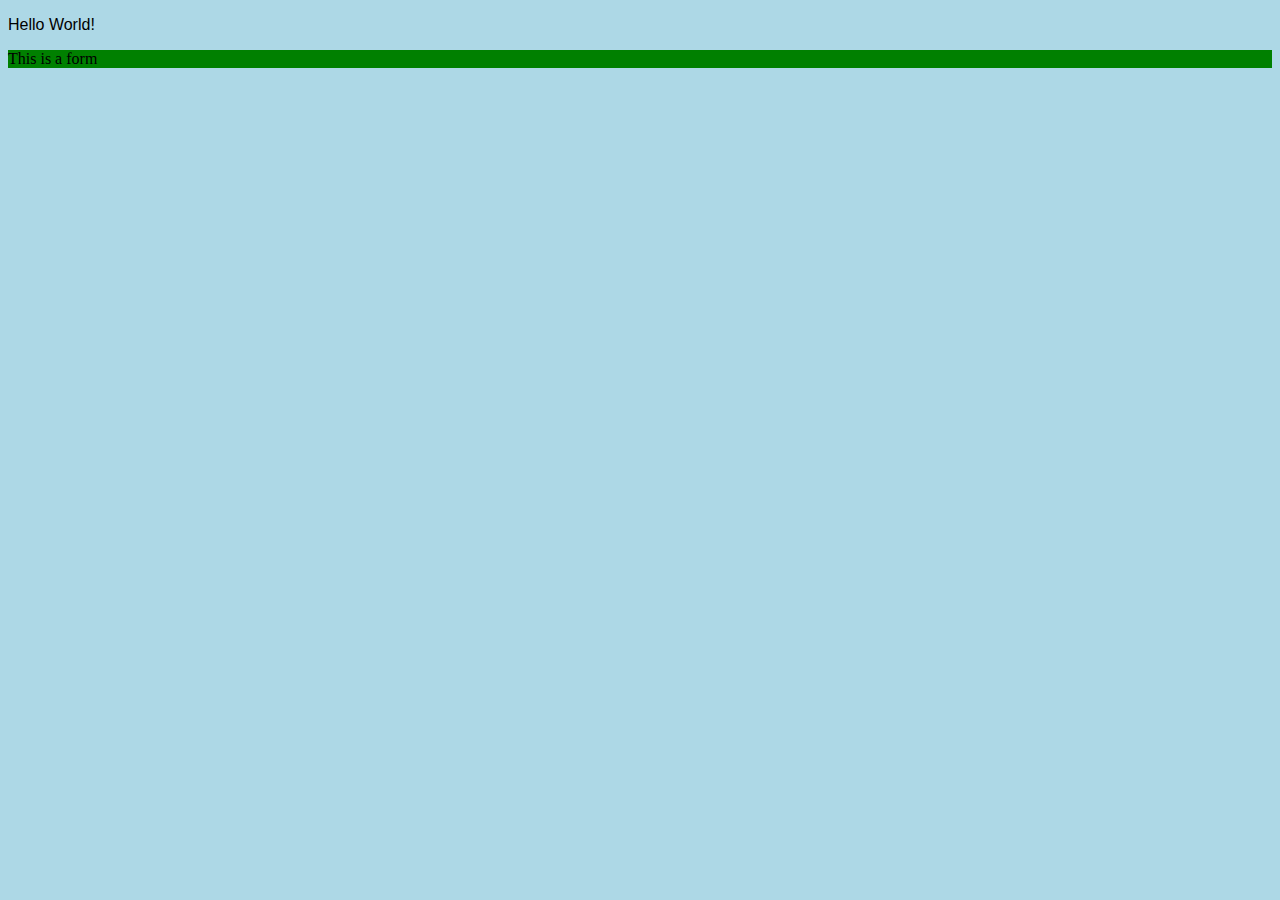
<file: wk3/day1/index.html>
<!DOCTYPE html>
<html lang="en">
<head>
    <meta charset="UTF-8">
    <meta name="viewport" content="width=device-width, initial-scale=1.0">
    <meta http-equiv="X-UA-Compatible" content="ie=edge">
    <title>Document</title>
    <link rel="stylesheet" href="notes.css">
</head>
<body>
    <p>Hello World!</p>
    <form action="">
        This is a form
    </form>
</body>
</html>
</file>
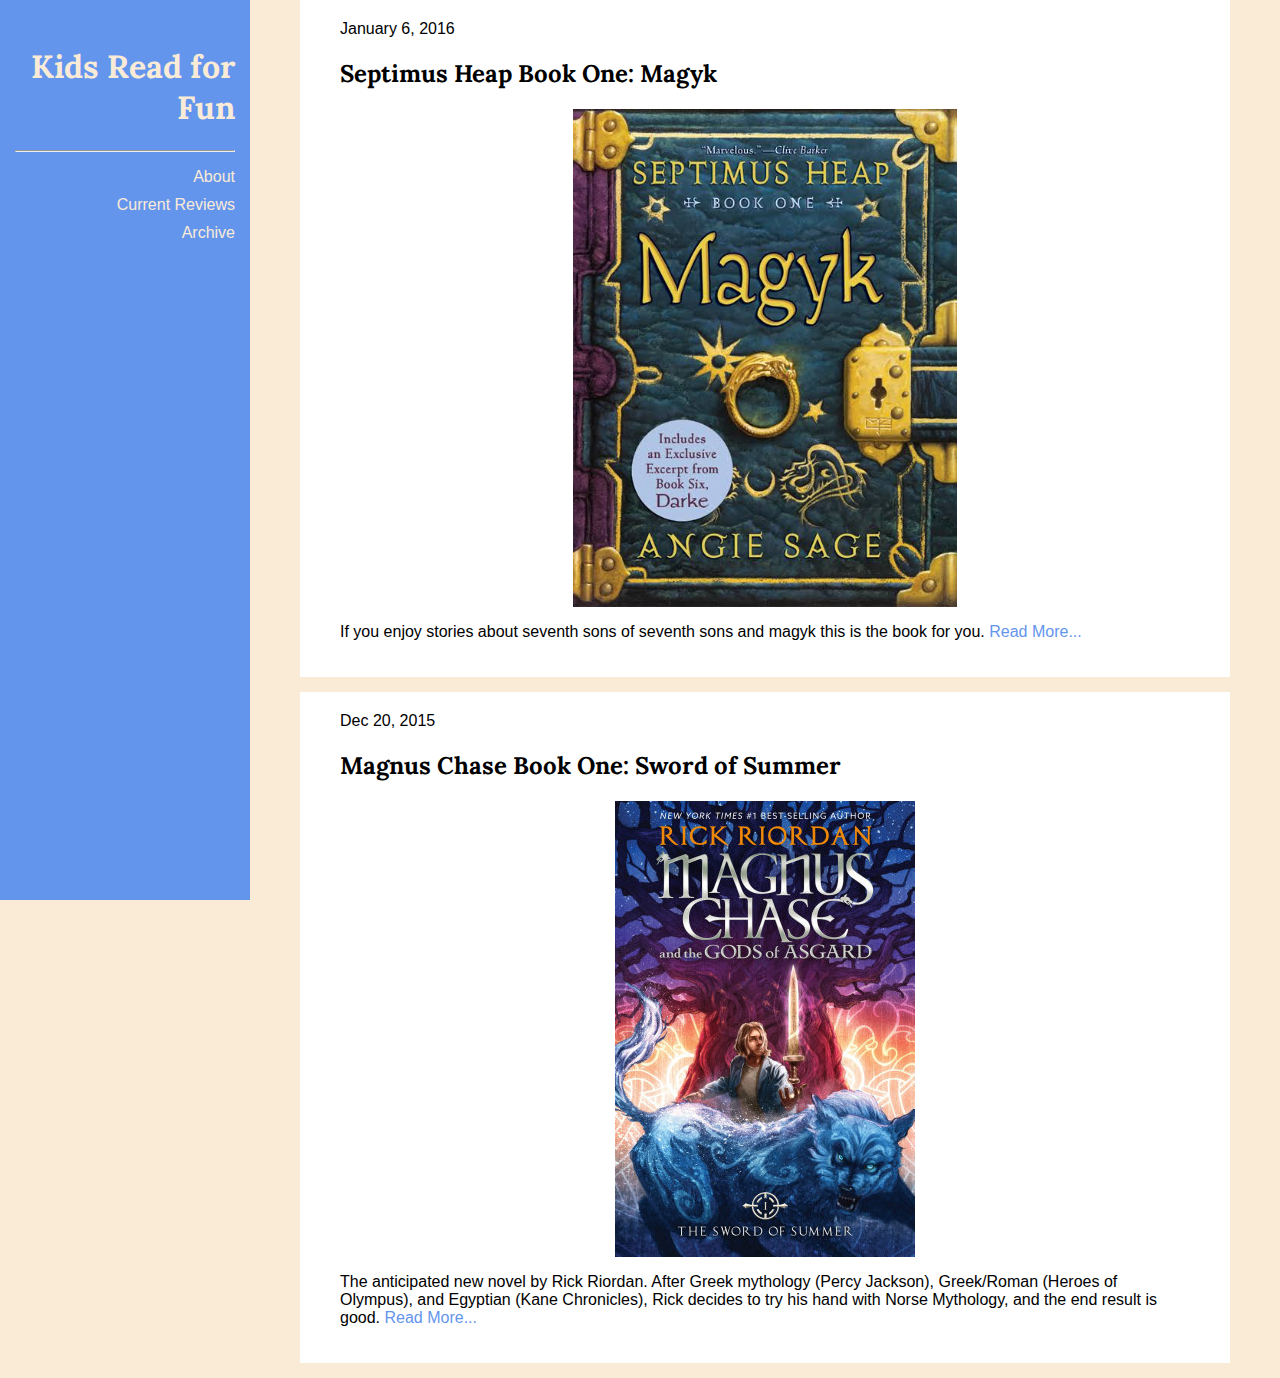
<file: wk1/kidsRead.html>
<!DOCTYPE html>
<!-- saved from url=(0063)https://byui-cit.github.io/advcss/resources/review-webpage.html -->
<html lang="en"><head><meta http-equiv="Content-Type" content="text/html; charset=UTF-8">
    
    <title>Kids Read for Fun | Home</title>
    <meta name="viewport" content="width=device-width, initial-scale=1">
    <link rel="stylesheet" type="text/css" href="./kidsRead_files/main.css">
  
</head>

<body>
    <div>
        <header>
            <h1><a href="https://byui-cit.github.io/advcss/resources/review-webpage.html#">Kids Read for Fun</a></h1>
            <hr>
            <nav>
                <ul>
                    <li><a href="https://byui-cit.github.io/advcss/resources/review-webpage.html#">About</a></li>
                    <li><a href="https://byui-cit.github.io/advcss/resources/review-webpage.html#">Current Reviews</a></li>
                    <li><a href="https://byui-cit.github.io/advcss/resources/review-webpage.html#">Archive</a></li>
                </ul>
            </nav>
        </header>
        <main>
            <article>
                <div class="post-date">January 6, 2016</div>
                <section class="post-content">
                <h2><a href="https://byui-cit.github.io/advcss/resources/review-webpage.html#">Septimus Heap Book One: Magyk</a></h2>
                <figure>
                    <img src="./kidsRead_files/images" alt="Book cover for Septimus Heap 1">
                </figure>
                <p>If you enjoy stories about seventh sons of seventh sons and magyk this is the book for you. <a href="https://byui-cit.github.io/advcss/resources/review-webpage.html#">Read More...</a></p>
                </section>
            </article>

            <article>
                <div class="post-date">Dec 20, 2015</div>
                <section class="post-content">
                <h2><a href="https://byui-cit.github.io/advcss/resources/review-webpage.html#">Magnus Chase Book One: Sword of Summer</a></h2>
                <figure>
                    <img src="./kidsRead_files/xWuyBAAAQBAJ" alt="Book cover for Magnus Chase 1">
                </figure>
                <p>The anticipated new novel by Rick Riordan. After Greek mythology (Percy Jackson), Greek/Roman (Heroes of Olympus), and Egyptian (Kane Chronicles), Rick decides to try his hand with Norse Mythology, and the end result is good. <a href="https://byui-cit.github.io/advcss/resources/review-webpage.html#">Read More...</a></p>
                </section>
            </article>
        </main>
    </div>


</body></html>
</file>
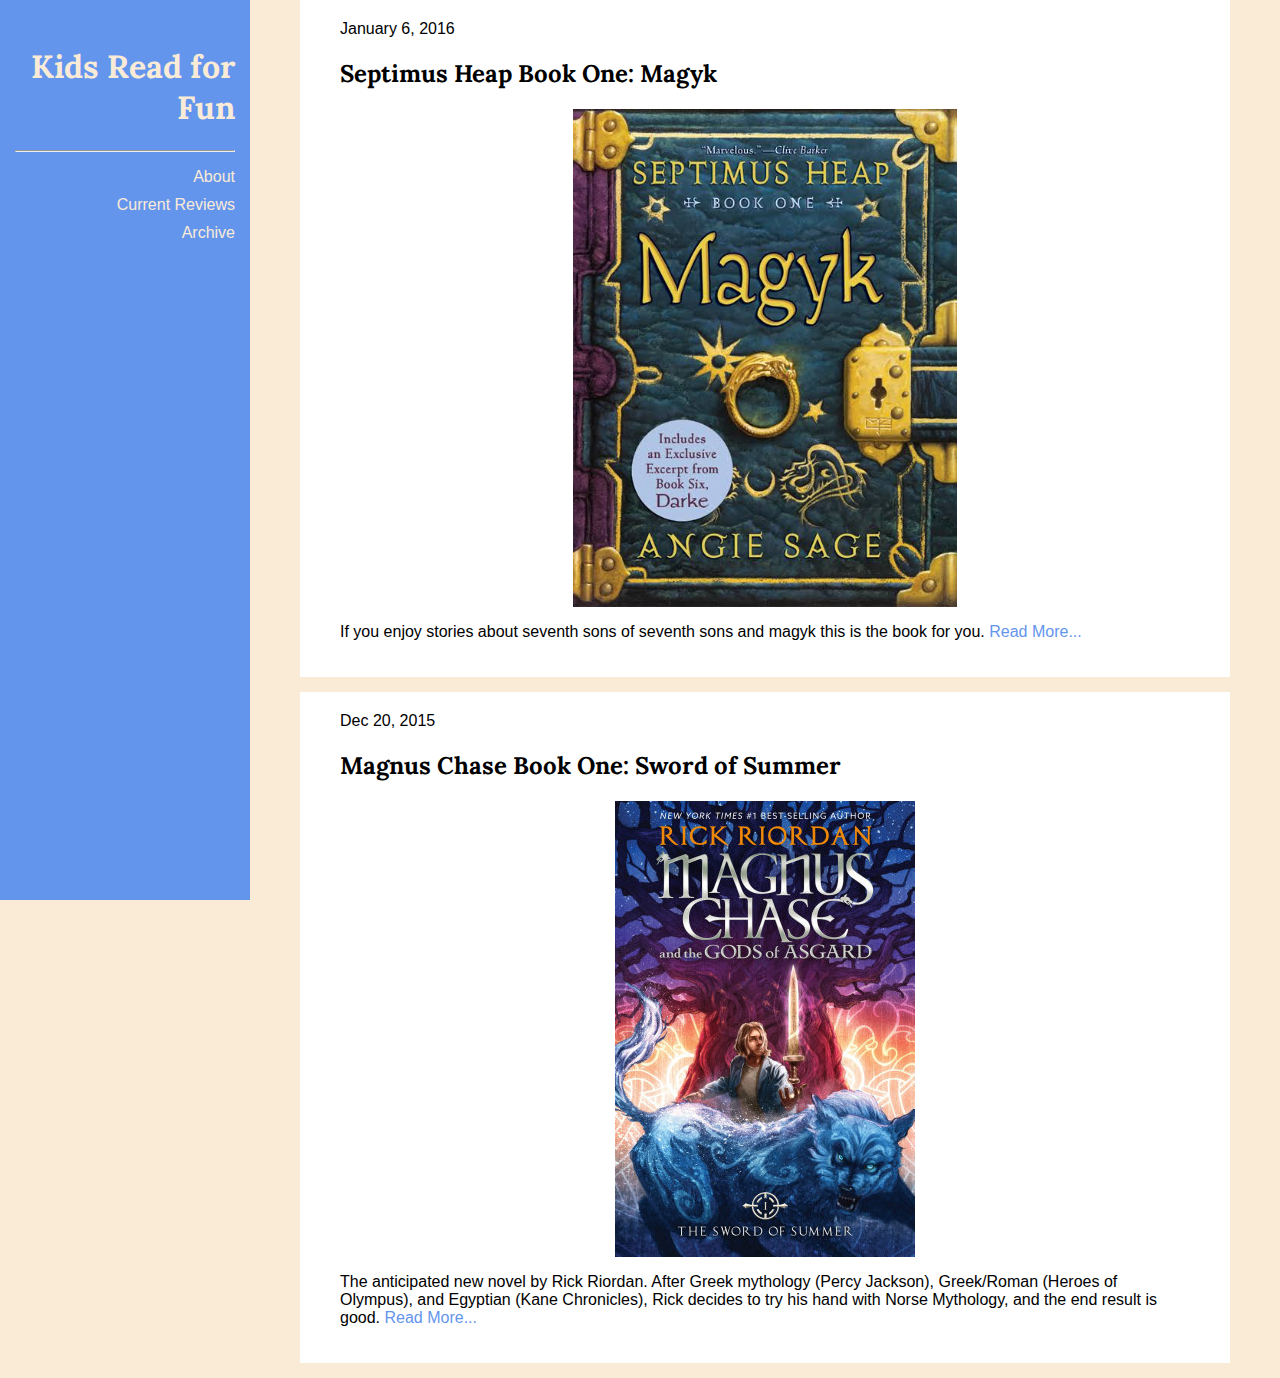
<file: wk3/ponder03/kidsRead.html>
<!DOCTYPE html>
<!-- saved from url=(0063)https://byui-cit.github.io/advcss/resources/review-webpage.html -->
<html lang="en"><head><meta http-equiv="Content-Type" content="text/html; charset=UTF-8">
    
    <title>Kids Read for Fun | Home</title>
    <meta name="viewport" content="width=device-width, initial-scale=1">
    <link rel="stylesheet" type="text/css" href="./kidsRead_files/new.css">
  
</head>

<body>
    <div>
        <header>
            <h1><a href="https://byui-cit.github.io/advcss/resources/review-webpage.html#">Kids Read for Fun</a></h1>
            <hr>
            <nav>
                <ul>
                    <li><a href="https://byui-cit.github.io/advcss/resources/review-webpage.html#">About</a></li>
                    <li><a href="https://byui-cit.github.io/advcss/resources/review-webpage.html#">Current Reviews</a></li>
                    <li><a href="https://byui-cit.github.io/advcss/resources/review-webpage.html#">Archive</a></li>
                </ul>
            </nav>
        </header>
        <main>
            <article>
                <div class="post-date">January 6, 2016</div>
                <section class="post-content">
                <h2><a href="https://byui-cit.github.io/advcss/resources/review-webpage.html#">Septimus Heap Book One: Magyk</a></h2>
                <figure>
                    <img src="./kidsRead_files/images" alt="Book cover for Septimus Heap 1">
                </figure>
                <p>If you enjoy stories about seventh sons of seventh sons and magyk this is the book for you. <a href="https://byui-cit.github.io/advcss/resources/review-webpage.html#">Read More...</a></p>
                </section>
            </article>

            <article>
                <div class="post-date">Dec 20, 2015</div>
                <section class="post-content">
                <h2><a href="https://byui-cit.github.io/advcss/resources/review-webpage.html#">Magnus Chase Book One: Sword of Summer</a></h2>
                <figure>
                    <img src="./kidsRead_files/xWuyBAAAQBAJ" alt="Book cover for Magnus Chase 1">
                </figure>
                <p>The anticipated new novel by Rick Riordan. After Greek mythology (Percy Jackson), Greek/Roman (Heroes of Olympus), and Egyptian (Kane Chronicles), Rick decides to try his hand with Norse Mythology, and the end result is good. <a href="https://byui-cit.github.io/advcss/resources/review-webpage.html#">Read More...</a></p>
                </section>
            </article>
        </main>
    </div>


</body></html>
</file>
<file: wk3/day1/notes.css>
/* this is a SASS file, it needs to be converted to css
for the browser to be used by the browser*/
/* variables */
body {
  background-color: lightblue;
}

form {
  background-color: green;
}

p{ 
  font-family: "Comic Sans MS", cursive, sans-serif;
}

/*# sourceMappingURL=notes.css.map */
</file>
<file: wk1/kidsRead_files/main.css>
@import url('https://fonts.googleapis.com/css?family=Lora&display=swap');

* {
    box-sizing: border-box;
    list-style-type: none;
}

html {
    margin: 0;
}

body {
    background-color: #FAEBD7;
    font-family: Arial, Helvetica, sans-serif;
    margin: 0;
}
header {
    background-color: #6495ED;
    margin: 0;
    padding: 25px 15px;
    text-align: right;
}
header h1 a {
    color: #FAEBD7;
    text-decoration: none;
}
header li {
    padding-bottom: 10px;
}

article p a:link, article p a:visited {
    color: #6495ED;
    text-decoration: none;
}
article p a:active {
    color: #DEB887;
}
article p a:hover {
    text-decoration: underline;
}

nav a:link, nav a:visited {
    color: #FAEBD7;
    text-decoration: none;
}
nav a:active {
    color: #DEB887
}

nav a:hover {
    color: white;
    text-decoration: underline;
}

article h2 a:link, article h2 a:visited{
    color: black;
    text-decoration: none;
}

article h2 a:active {
    color: #DEB887;
}

article h2 a:hover {
    color: #6495ED;
    text-decoration: underline;
}

h1, h2 {
    font-family: 'Lora', serif;
}

article {
    background-color: white;
    display: block;
    margin: 15px auto;
    padding: 20px 40px;
    width: 80%;
}

img {
    display: block;
    height: auto;
    max-width: 50%;
    margin-left: auto;
    margin-right: auto;
}

@media screen and (min-width : 850px) {
    article {
        display: flex;
        flex-direction: column;
        margin-left: 300px;
        margin-right: 50px;
        margin-top: 0;
        width: auto;
    }
    header {
        height: 100%;
        position: fixed;
        width: 250px;
    }
}
</file>
<file: wk3/ponder03/kidsRead_files/new.css>
@import url("https://fonts.googleapis.com/css?family=Lora&display=swap");
* {
  list-style-type: none;
  box-sizing: border-box;
}

html {
  margin: 0;
}

body {
  font-family: Arial, Helvetica, sans-serif;
  background-color: #FAEBD7;
  margin: 0;
}

header {
  background-color: #6495ED;
  padding: 25px 15px;
  text-align: right;
  margin: 0;
}
header h1 a {
  color: #FAEBD7;
  text-decoration: none;
}
header li {
  padding-bottom: 10px;
}

article a:link {
  color: #6495ED;
  text-decoration: none;
}
article a:visited {
  color: #6495ED;
  text-decoration: none;
}
article a:hover {
  text-decoration: underline;
}

nav a:link {
  color: #FAEBD7;
  text-decoration: none;
}
nav a:visited {
  color: #FAEBD7;
  text-decoration: none;
}
nav a:active {
  color: #DEB887;
}
nav a:hover {
  color: white;
  text-decoration: underline;
}

h1, h2 {
  font-family: "Lora", serif;
}

h2 a:link {
  color: black;
  text-decoration: none;
}
h2 a:visited {
  color: black;
  text-decoration: none;
}
h2 a:active {
  color: #DEB887;
}
h2 a:hover {
  color: #6495ED;
  text-decoration: underline;
}

article {
  background-color: white;
  margin: 15px auto;
  display: block;
  padding: 20px 40px;
  width: 80%;
}

img {
  max-width: 50%;
  height: auto;
  display: block;
  margin-left: auto;
  margin-right: auto;
}

@media screen and (min-width: 850px) {
  article {
    display: flex;
    flex-direction: column;
    margin-top: 0;
    margin-left: 300px;
    margin-right: 50px;
    width: auto;
  }

  header {
    position: fixed;
    height: 100%;
    width: 250px;
  }
}

/*# sourceMappingURL=new.css.map */
</file>
